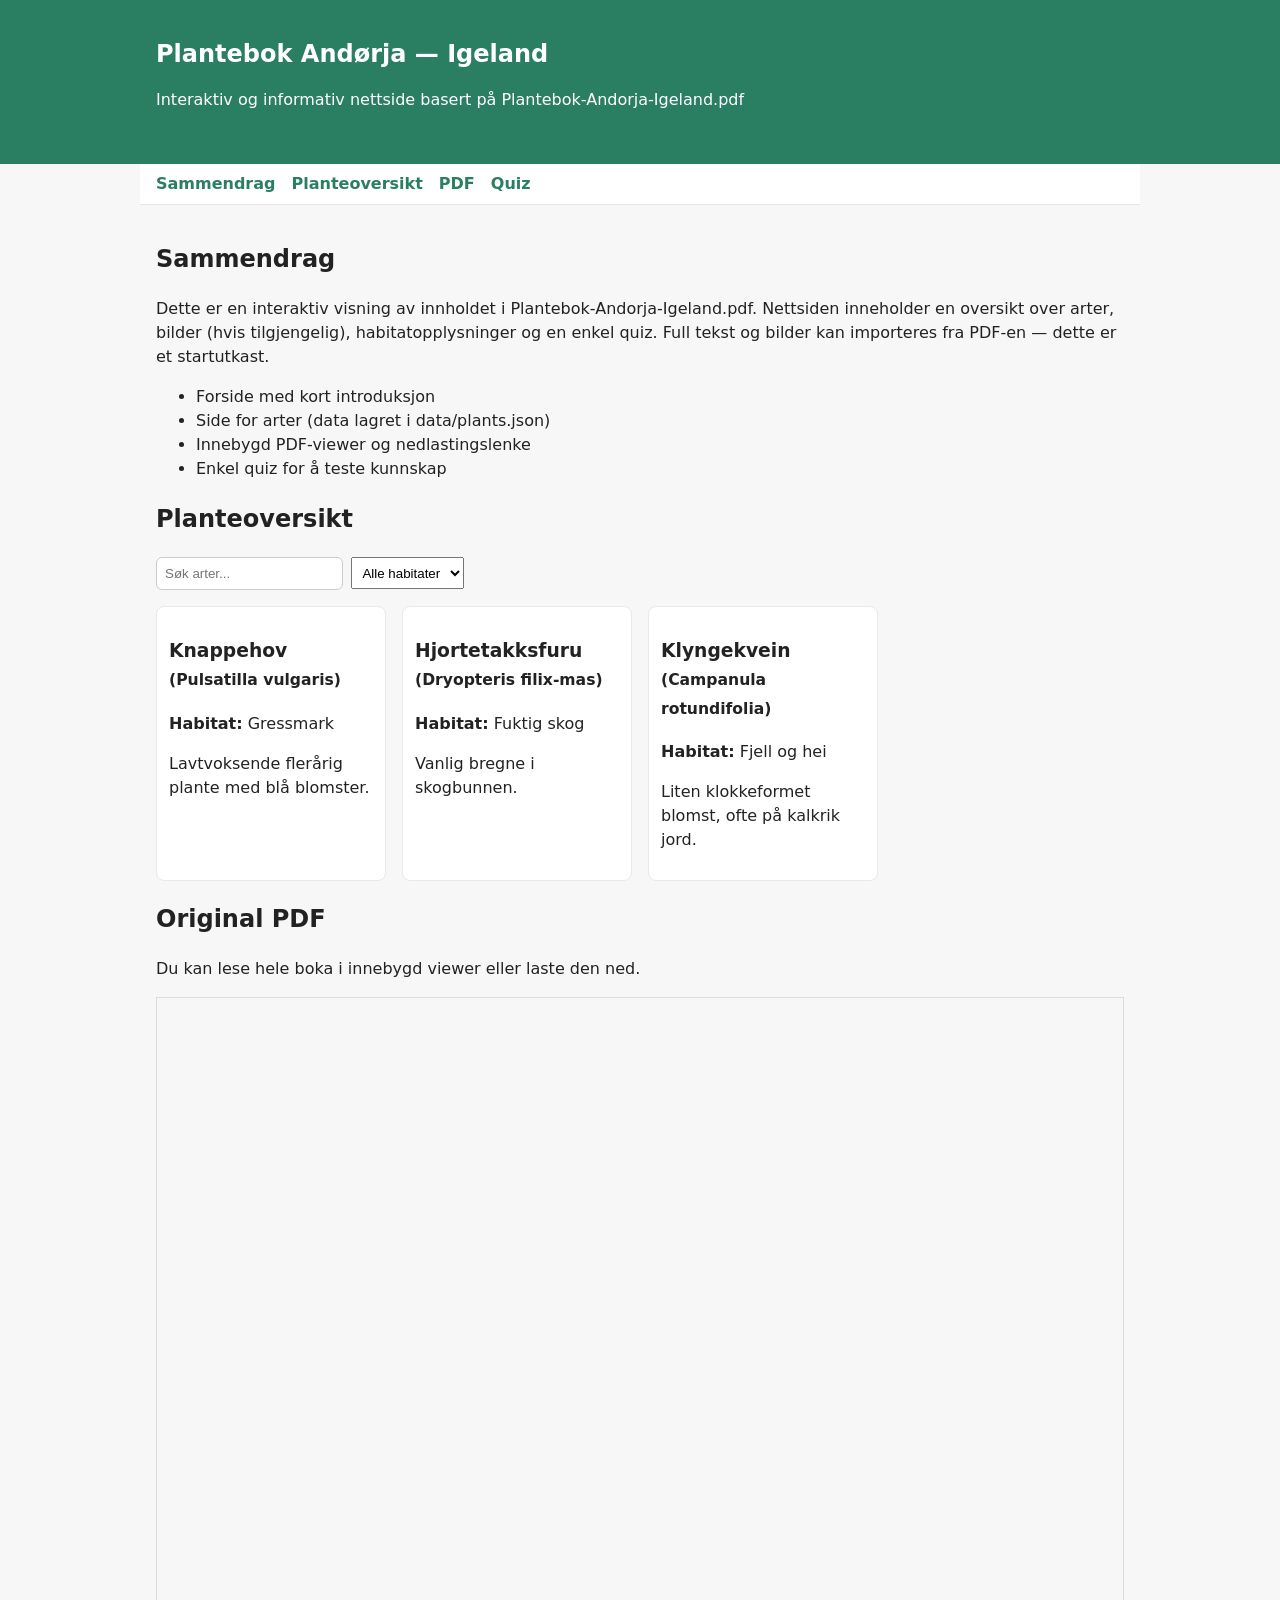
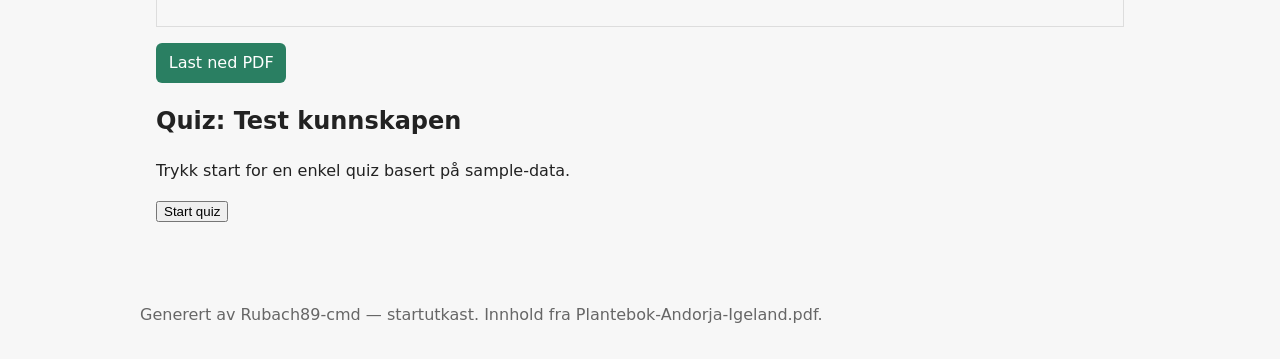
<file: plantebok-site/index.html>
<!doctype html>
<html lang="nb">
<head>
  <meta charset="utf-8" />
  <meta name="viewport" content="width=device-width,initial-scale=1" />
  <title>Plantebok Andørja - Igeland — Nettside</title>
  <link rel="stylesheet" href="./styles.css" />
</head>
<body>
  <header class="site-header">
    <div class="container">
      <h1>Plantebok Andørja — Igeland</h1>
      <p class="tagline">Interaktiv og informativ nettside basert på Plantebok-Andorja-Igeland.pdf</p>
    </div>
  </header>

  <nav class="container nav">
    <a href="#summary">Sammendrag</a>
    <a href="#plants">Planteoversikt</a>
    <a href="#pdf">PDF</a>
    <a href="#quiz">Quiz</a>
  </nav>

  <main class="container">
    <section id="summary">
      <h2>Sammendrag</h2>
      <p>Dette er en interaktiv visning av innholdet i Plantebok-Andorja-Igeland.pdf. Nettsiden inneholder en oversikt over arter, bilder (hvis tilgjengelig), habitatopplysninger og en enkel quiz. Full tekst og bilder kan importeres fra PDF-en — dette er et startutkast.</p>
      <ul>
        <li>Forside med kort introduksjon</li>
        <li>Side for arter (data lagret i data/plants.json)</li>
        <li>Innebygd PDF-viewer og nedlastingslenke</li>
        <li>Enkel quiz for å teste kunnskap</li>
      </ul>
    </section>

    <section id="plants">
      <h2>Planteoversikt</h2>
      <div class="controls">
        <input id="search" placeholder="Søk arter..." />
        <select id="filter-habitat"><option value="">Alle habitater</option></select>
      </div>
      <div id="plant-list" class="grid"></div>
    </section>

    <section id="pdf">
      <h2>Original PDF</h2>
      <p>Du kan lese hele boka i innebygd viewer eller laste den ned.</p>
      <div class="pdf-wrap">
        <iframe id="pdf-frame" src="https://raw.githubusercontent.com/rubach89-cmd/plantebok-andorja/933b348fb4924e587acbd49335526156d0095e22/Plantebok-Andorja-Igeland.pdf" frameborder="0"></iframe>
      </div>
      <p><a class="button" href="https://raw.githubusercontent.com/rubach89-cmd/plantebok-andorja/933b348fb4924e587acbd49335526156d0095e22/Plantebok-Andorja-Igeland.pdf" target="_blank" rel="noopener">Last ned PDF</a></p>
    </section>

    <section id="quiz">
      <h2>Quiz: Test kunnskapen</h2>
      <div id="quiz-area">
        <p>Trykk start for en enkel quiz basert på sample-data.</p>
        <button id="start-quiz">Start quiz</button>
        <div id="quiz-question"></div>
        <div id="quiz-answers"></div>
        <div id="quiz-result"></div>
      </div>
    </section>

  </main>

  <footer class="site-footer container">
    <p>Generert av Rubach89-cmd — startutkast. Innhold fra Plantebok-Andorja-Igeland.pdf.</p>
  </footer>

  <script src="./main.js" defer></script>
</body>
</html>
</file>
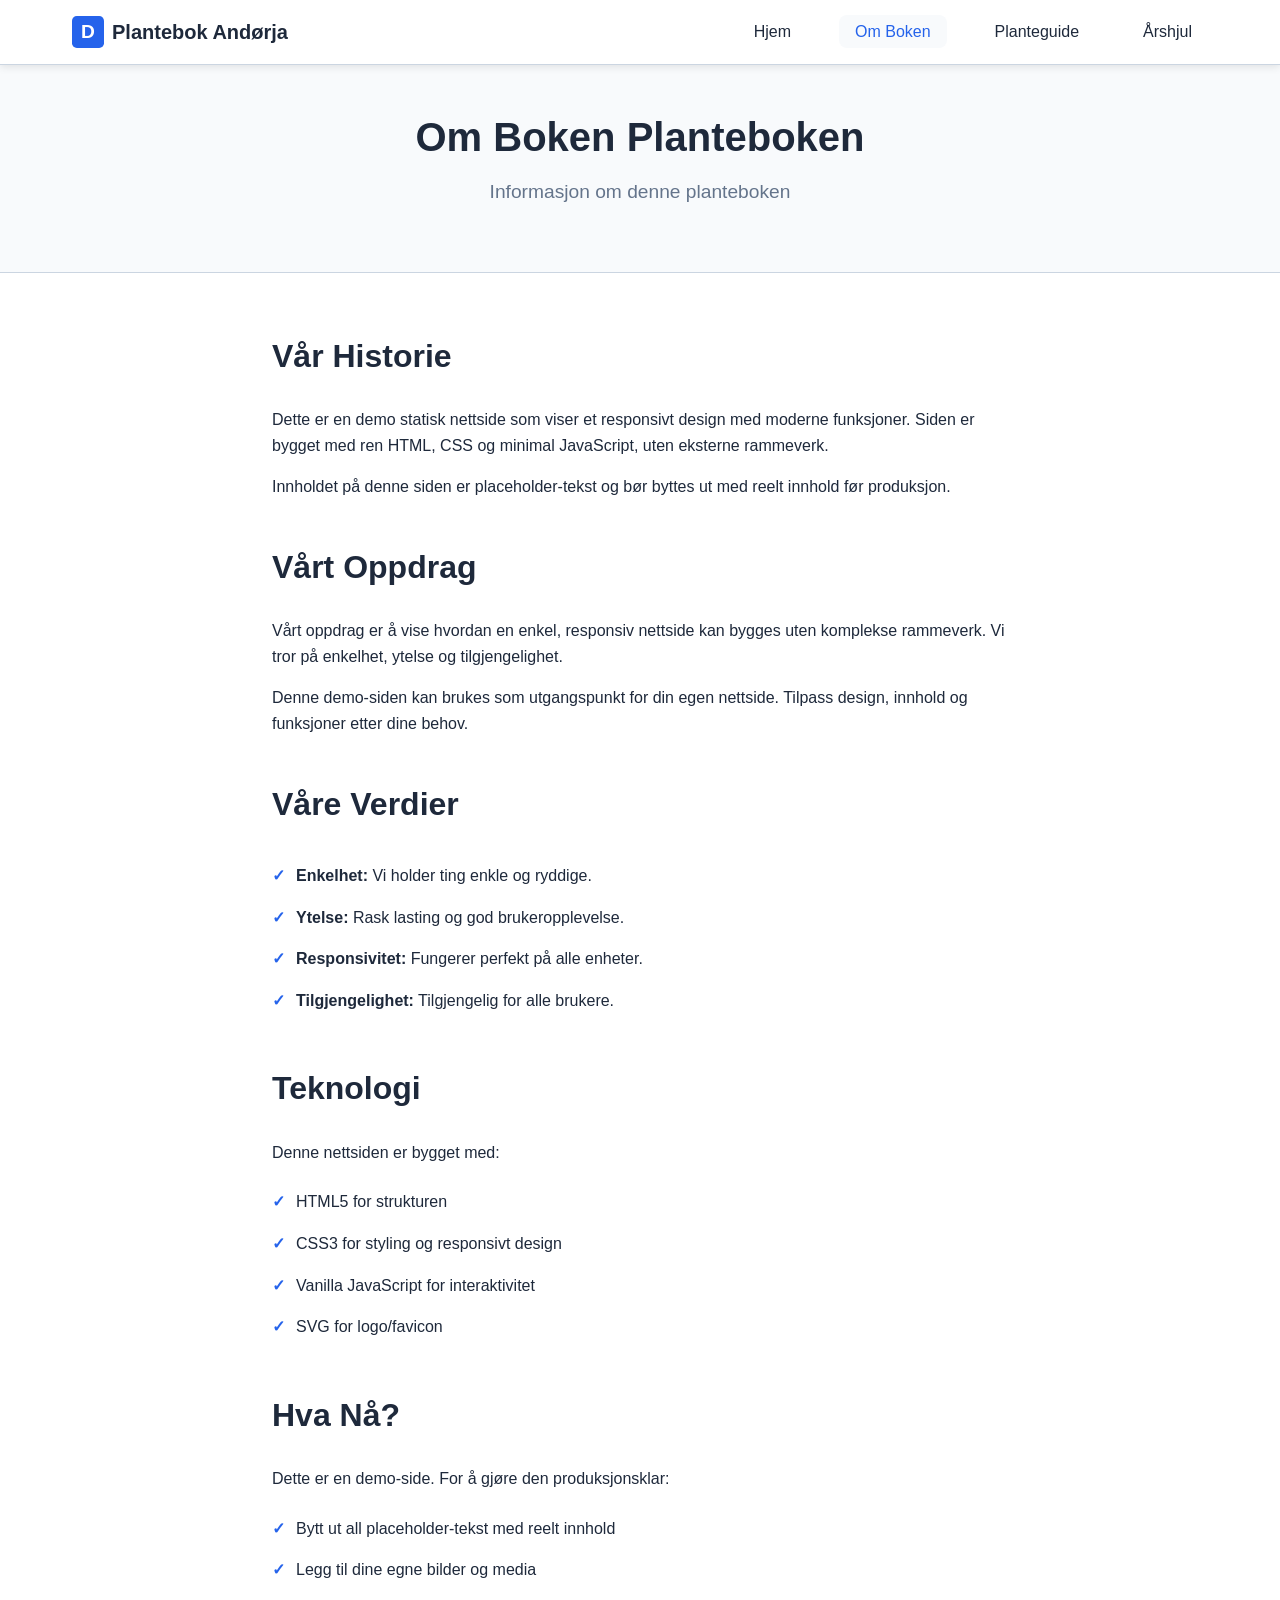
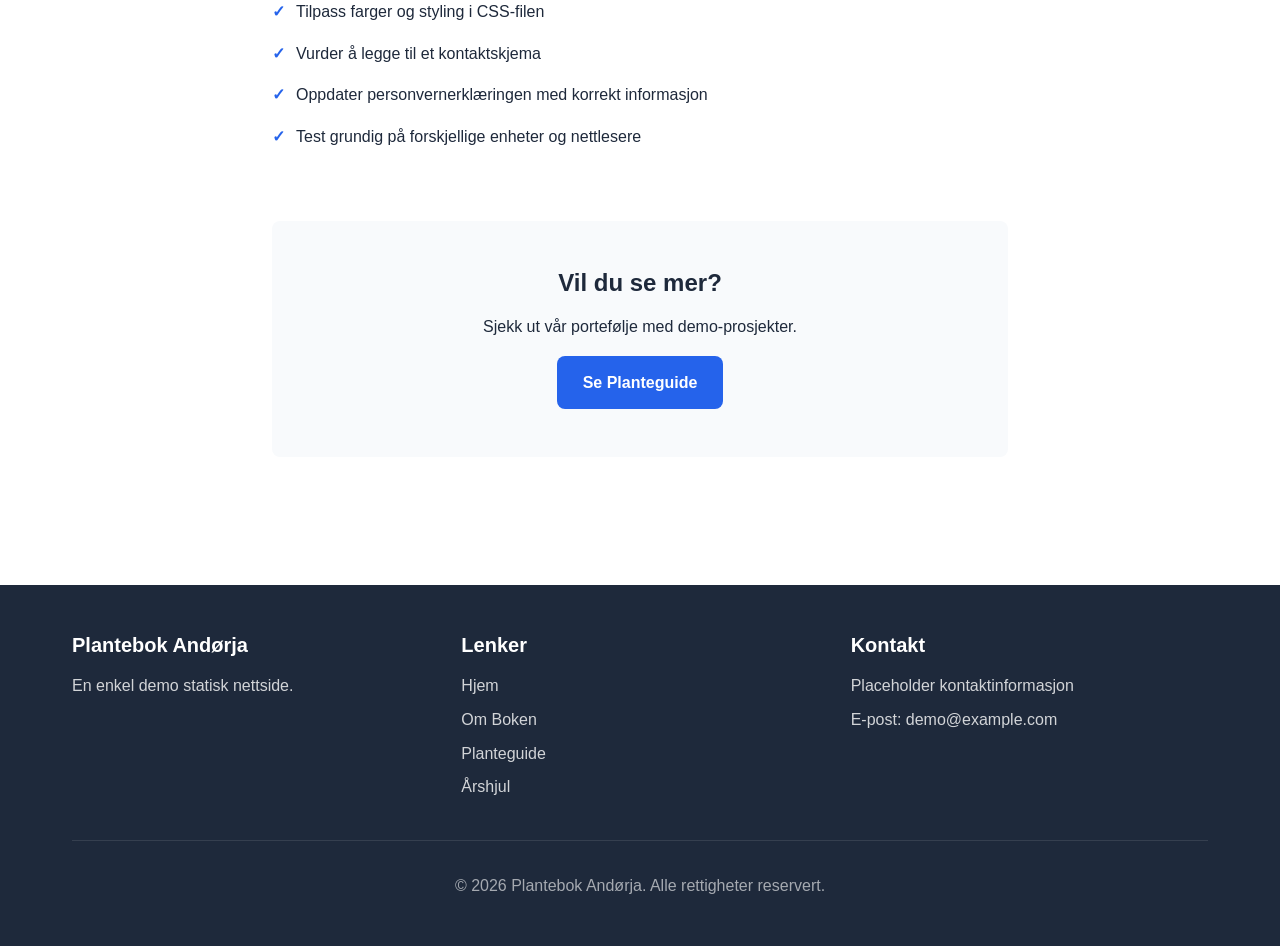
<file: about.html>
<!DOCTYPE html>
<html lang="no">
<head>
    <meta charset="UTF-8">
    <meta name="viewport" content="width=device-width, initial-scale=1.0">
    <meta name="description" content="Om Boken Planteboken - informasjon om vår demo nettside">
    <title>Om Boken Boken - Demo Nettside</title>
    <link rel="icon" type="image/svg+xml" href="assets/favicon.svg">
    <link rel="stylesheet" href="assets/styles.css">
</head>
<body>
    <header>
        <nav class="navbar">
            <div class="container nav-container">
                <a href="index.html" class="logo">
                    <img src="assets/favicon.svg" alt="Logo" class="logo-img">
                    <span>Plantebok Andørja</span>
                </a>
                <button class="nav-toggle" aria-label="Toggle navigation">
                    <span></span>
                    <span></span>
                    <span></span>
                </button>
                <ul class="nav-menu">
                    <li><a href="index.html">Hjem</a></li>
                    <li><a href="about.html" class="active">Om Boken</a></li>
                    <li><a href="portfolio.html">Planteguide</a></li>
                    <li><a href="privacy.html">Årshjul</a></li>
                </ul>
            </div>
        </nav>
    </header>

    <main>
        <section class="page-header">
            <div class="container">
                <h1>Om Boken Planteboken</h1>
                <p class="page-subtitle">Informasjon om denne planteboken</p>
            </div>
        </section>

        <section class="content-section">
            <div class="container content-container">
                <div class="content-block">
                    <h2>Vår Historie</h2>
                    <p>Dette er en demo statisk nettside som viser et responsivt design med moderne funksjoner. Siden er bygget med ren HTML, CSS og minimal JavaScript, uten eksterne rammeverk.</p>
                    <p>Innholdet på denne siden er placeholder-tekst og bør byttes ut med reelt innhold før produksjon.</p>
                </div>

                <div class="content-block">
                    <h2>Vårt Oppdrag</h2>
                    <p>Vårt oppdrag er å vise hvordan en enkel, responsiv nettside kan bygges uten komplekse rammeverk. Vi tror på enkelhet, ytelse og tilgjengelighet.</p>
                    <p>Denne demo-siden kan brukes som utgangspunkt for din egen nettside. Tilpass design, innhold og funksjoner etter dine behov.</p>
                </div>

                <div class="content-block">
                    <h2>Våre Verdier</h2>
                    <ul class="styled-list">
                        <li><strong>Enkelhet:</strong> Vi holder ting enkle og ryddige.</li>
                        <li><strong>Ytelse:</strong> Rask lasting og god brukeropplevelse.</li>
                        <li><strong>Responsivitet:</strong> Fungerer perfekt på alle enheter.</li>
                        <li><strong>Tilgjengelighet:</strong> Tilgjengelig for alle brukere.</li>
                    </ul>
                </div>

                <div class="content-block">
                    <h2>Teknologi</h2>
                    <p>Denne nettsiden er bygget med:</p>
                    <ul class="styled-list">
                        <li>HTML5 for strukturen</li>
                        <li>CSS3 for styling og responsivt design</li>
                        <li>Vanilla JavaScript for interaktivitet</li>
                        <li>SVG for logo/favicon</li>
                    </ul>
                </div>

                <div class="content-block">
                    <h2>Hva Nå?</h2>
                    <p>Dette er en demo-side. For å gjøre den produksjonsklar:</p>
                    <ul class="styled-list">
                        <li>Bytt ut all placeholder-tekst med reelt innhold</li>
                        <li>Legg til dine egne bilder og media</li>
                        <li>Tilpass farger og styling i CSS-filen</li>
                        <li>Vurder å legge til et kontaktskjema</li>
                        <li>Oppdater personvernerklæringen med korrekt informasjon</li>
                        <li>Test grundig på forskjellige enheter og nettlesere</li>
                    </ul>
                </div>

                <div class="cta-section">
                    <h3>Vil du se mer?</h3>
                    <p>Sjekk ut vår portefølje med demo-prosjekter.</p>
                    <a href="portfolio.html" class="btn btn-primary">Se Planteguide</a>
                </div>
            </div>
        </section>
    </main>

    <footer>
        <div class="container">
            <div class="footer-content">
                <div class="footer-section">
                    <h4>Plantebok Andørja</h4>
                    <p>En enkel demo statisk nettside.</p>
                </div>
                <div class="footer-section">
                    <h4>Lenker</h4>
                    <ul class="footer-links">
                        <li><a href="index.html">Hjem</a></li>
                        <li><a href="about.html">Om Boken</a></li>
                        <li><a href="portfolio.html">Planteguide</a></li>
                        <li><a href="privacy.html">Årshjul</a></li>
                    </ul>
                </div>
                <div class="footer-section">
                    <h4>Kontakt</h4>
                    <p>Placeholder kontaktinformasjon</p>
                    <p>E-post: demo@example.com</p>
                </div>
            </div>
            <div class="footer-bottom">
                <p>&copy; <span id="current-year"></span> Plantebok Andørja. Alle rettigheter reservert.</p>
            </div>
        </div>
    </footer>

    <script>
        // Navigation toggle for mobile
        const navToggle = document.querySelector('.nav-toggle');
        const navMenu = document.querySelector('.nav-menu');

        navToggle.addEventListener('click', () => {
            navMenu.classList.toggle('active');
            navToggle.classList.toggle('active');
        });

        // Close menu when clicking outside
        document.addEventListener('click', (e) => {
            if (!e.target.closest('.navbar')) {
                navMenu.classList.remove('active');
                navToggle.classList.remove('active');
            }
        });

        // Update copyright year dynamically
        document.getElementById('current-year').textContent = new Date().getFullYear();
    </script>
</body>
</html>
</file>
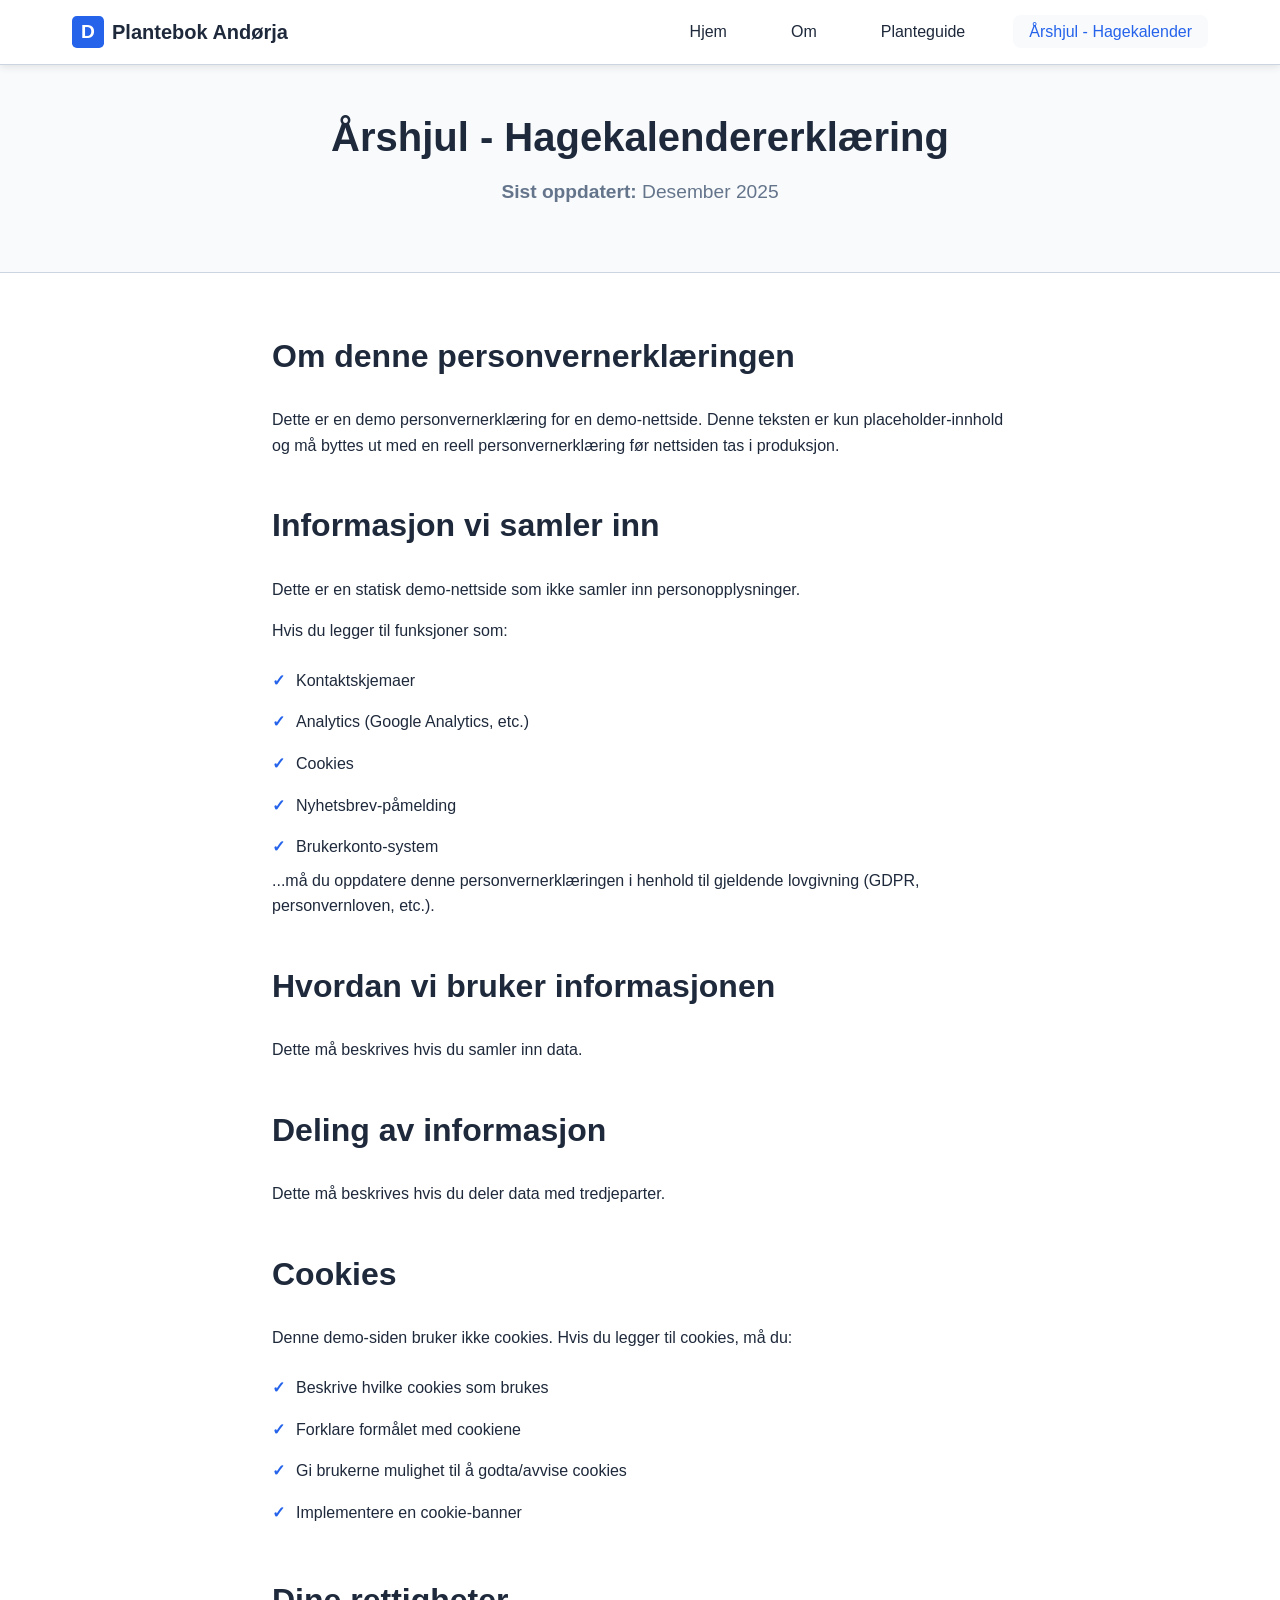
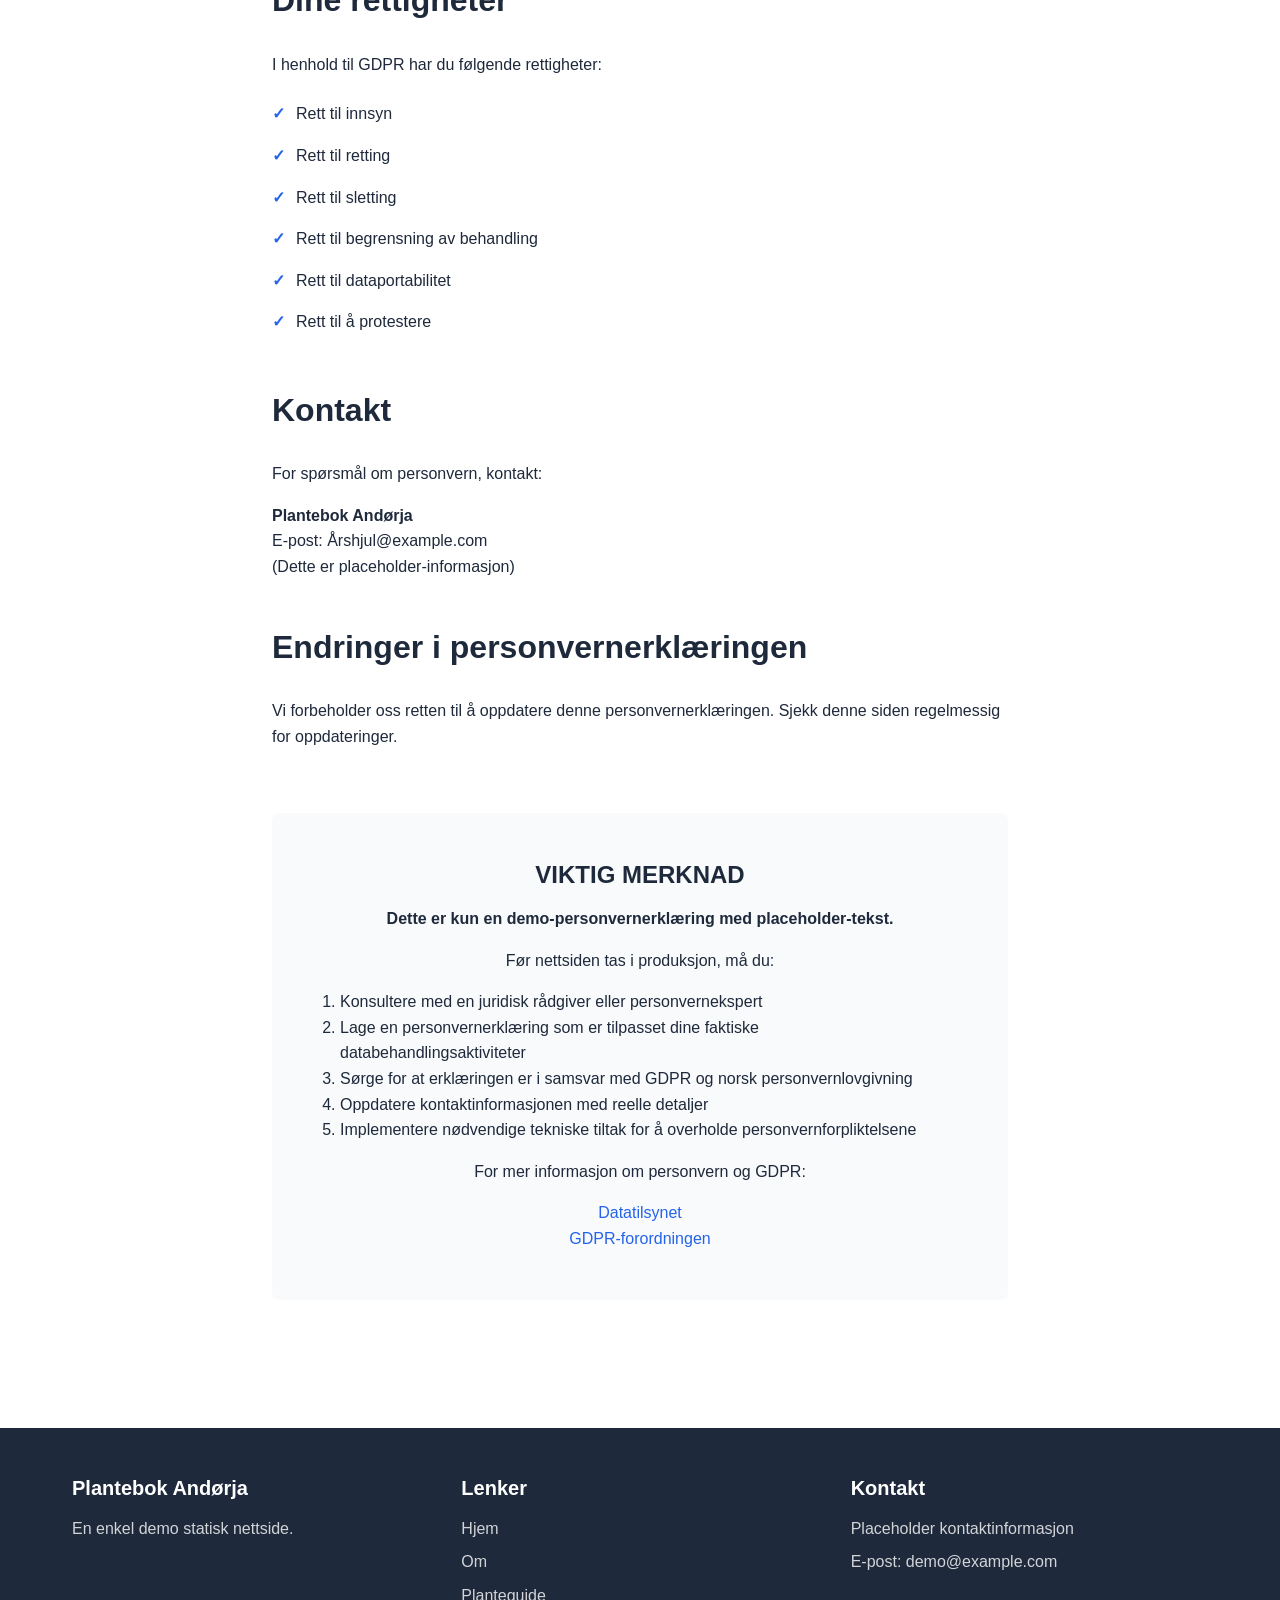
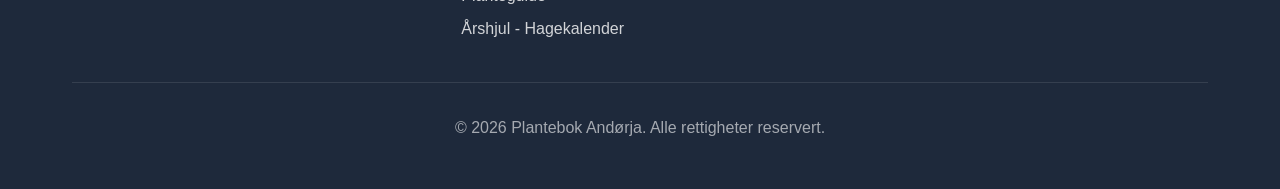
<file: privacy.html>
<!DOCTYPE html>
<html lang="no">
<head>
    <meta charset="UTF-8">
    <meta name="viewport" content="width=device-width, initial-scale=1.0">
    <meta name="description" content="Årshjul - Hagekalendererklæring - Plantebok Andørja">
    <title>Årshjul - Hagekalendererklæring - Demo Nettside</title>
    <link rel="icon" type="image/svg+xml" href="assets/favicon.svg">
    <link rel="stylesheet" href="assets/styles.css">
</head>
<body>
    <header>
        <nav class="navbar">
            <div class="container nav-container">
                <a href="index.html" class="logo">
                    <img src="assets/favicon.svg" alt="Logo" class="logo-img">
                    <span>Plantebok Andørja</span>
                </a>
                <button class="nav-toggle" aria-label="Toggle navigation">
                    <span></span>
                    <span></span>
                    <span></span>
                </button>
                <ul class="nav-menu">
                    <li><a href="index.html">Hjem</a></li>
                    <li><a href="about.html">Om</a></li>
                    <li><a href="portfolio.html">Planteguide</a></li>
                    <li><a href="Årshjul.html" class="active">Årshjul - Hagekalender</a></li>
                </ul>
            </div>
        </nav>
    </header>

    <main>
        <section class="page-header">
            <div class="container">
                <h1>Årshjul - Hagekalendererklæring</h1>
                <p class="page-subtitle"><strong>Sist oppdatert:</strong> Desember 2025</p>
            </div>
        </section>

        <section class="content-section">
            <div class="container content-container">
                <div class="content-block">
                    <h2>Om denne personvernerklæringen</h2>
                    <p>Dette er en demo personvernerklæring for en demo-nettside. Denne teksten er kun placeholder-innhold og må byttes ut med en reell personvernerklæring før nettsiden tas i produksjon.</p>
                </div>

                <div class="content-block">
                    <h2>Informasjon vi samler inn</h2>
                    <p>Dette er en statisk demo-nettside som ikke samler inn personopplysninger.</p>
                    <p>Hvis du legger til funksjoner som:</p>
                    <ul class="styled-list">
                        <li>Kontaktskjemaer</li>
                        <li>Analytics (Google Analytics, etc.)</li>
                        <li>Cookies</li>
                        <li>Nyhetsbrev-påmelding</li>
                        <li>Brukerkonto-system</li>
                    </ul>
                    <p>...må du oppdatere denne personvernerklæringen i henhold til gjeldende lovgivning (GDPR, personvernloven, etc.).</p>
                </div>

                <div class="content-block">
                    <h2>Hvordan vi bruker informasjonen</h2>
                    <p>Dette må beskrives hvis du samler inn data.</p>
                </div>

                <div class="content-block">
                    <h2>Deling av informasjon</h2>
                    <p>Dette må beskrives hvis du deler data med tredjeparter.</p>
                </div>

                <div class="content-block">
                    <h2>Cookies</h2>
                    <p>Denne demo-siden bruker ikke cookies. Hvis du legger til cookies, må du:</p>
                    <ul class="styled-list">
                        <li>Beskrive hvilke cookies som brukes</li>
                        <li>Forklare formålet med cookiene</li>
                        <li>Gi brukerne mulighet til å godta/avvise cookies</li>
                        <li>Implementere en cookie-banner</li>
                    </ul>
                </div>

                <div class="content-block">
                    <h2>Dine rettigheter</h2>
                    <p>I henhold til GDPR har du følgende rettigheter:</p>
                    <ul class="styled-list">
                        <li>Rett til innsyn</li>
                        <li>Rett til retting</li>
                        <li>Rett til sletting</li>
                        <li>Rett til begrensning av behandling</li>
                        <li>Rett til dataportabilitet</li>
                        <li>Rett til å protestere</li>
                    </ul>
                </div>

                <div class="content-block">
                    <h2>Kontakt</h2>
                    <p>For spørsmål om personvern, kontakt:</p>
                    <p><strong>Plantebok Andørja</strong><br>
                    E-post: Årshjul@example.com<br>
                    (Dette er placeholder-informasjon)</p>
                </div>

                <div class="content-block">
                    <h2>Endringer i personvernerklæringen</h2>
                    <p>Vi forbeholder oss retten til å oppdatere denne personvernerklæringen. Sjekk denne siden regelmessig for oppdateringer.</p>
                </div>

                <div class="cta-section">
                    <h3>VIKTIG MERKNAD</h3>
                    <p><strong>Dette er kun en demo-personvernerklæring med placeholder-tekst.</strong></p>
                    <p>Før nettsiden tas i produksjon, må du:</p>
                    <ol style="text-align: left; max-width: 600px; margin: 1rem auto;">
                        <li>Konsultere med en juridisk rådgiver eller personvernekspert</li>
                        <li>Lage en personvernerklæring som er tilpasset dine faktiske databehandlingsaktiviteter</li>
                        <li>Sørge for at erklæringen er i samsvar med GDPR og norsk personvernlovgivning</li>
                        <li>Oppdatere kontaktinformasjonen med reelle detaljer</li>
                        <li>Implementere nødvendige tekniske tiltak for å overholde personvernforpliktelsene</li>
                    </ol>
                    <p>For mer informasjon om personvern og GDPR:</p>
                    <ul style="list-style: none; padding: 0; margin-top: 1rem;">
                        <li><a href="https://www.datatilsynet.no/" target="_blank" rel="noopener noreferrer">Datatilsynet</a></li>
                        <li><a href="https://lovdata.no/dokument/NL/lov/2018-06-15-38" target="_blank" rel="noopener noreferrer">GDPR-forordningen</a></li>
                    </ul>
                </div>
            </div>
        </section>
    </main>

    <footer>
        <div class="container">
            <div class="footer-content">
                <div class="footer-section">
                    <h4>Plantebok Andørja</h4>
                    <p>En enkel demo statisk nettside.</p>
                </div>
                <div class="footer-section">
                    <h4>Lenker</h4>
                    <ul class="footer-links">
                        <li><a href="index.html">Hjem</a></li>
                        <li><a href="about.html">Om</a></li>
                        <li><a href="portfolio.html">Planteguide</a></li>
                        <li><a href="Årshjul.html">Årshjul - Hagekalender</a></li>
                    </ul>
                </div>
                <div class="footer-section">
                    <h4>Kontakt</h4>
                    <p>Placeholder kontaktinformasjon</p>
                    <p>E-post: demo@example.com</p>
                </div>
            </div>
            <div class="footer-bottom">
                <p>&copy; <span id="current-year"></span> Plantebok Andørja. Alle rettigheter reservert.</p>
            </div>
        </div>
    </footer>

    <script>
        // Navigation toggle for mobile
        const navToggle = document.querySelector('.nav-toggle');
        const navMenu = document.querySelector('.nav-menu');

        navToggle.addEventListener('click', () => {
            navMenu.classList.toggle('active');
            navToggle.classList.toggle('active');
        });

        // Close menu when clicking outside
        document.addEventListener('click', (e) => {
            if (!e.target.closest('.navbar')) {
                navMenu.classList.remove('active');
                navToggle.classList.remove('active');
            }
        });

        // Update copyright year dynamically
        document.getElementById('current-year').textContent = new Date().getFullYear();
    </script>
</body>
</html>
</file>
<file: plantebok-site/styles.css>
/* Enkel, responsiv stil */
:root{--max-width:1000px;--accent:#2a7f62}
*{box-sizing:border-box}
body{font-family:system-ui,-apple-system,Segoe UI,Roboto,'Helvetica Neue',Arial;line-height:1.5;color:#222;margin:0;background:#f7f7f7}
.container{max-width:var(--max-width);margin:0 auto;padding:1rem}
.site-header{background:var(--accent);color:#fff;padding:1.25rem 0}
.site-header h1{margin:0;font-size:1.5rem}
.nav{display:flex;gap:1rem;padding:0.5rem 1rem;background:#fff;border-bottom:1px solid #e5e5e5}
.nav a{color:var(--accent);text-decoration:none;font-weight:600}
.main{padding:1rem}
.grid{display:grid;grid-template-columns:repeat(auto-fill,minmax(220px,1fr));gap:1rem;margin-top:1rem}
.card{background:#fff;padding:0.75rem;border-radius:8px;border:1px solid #e9e9e9}
.pdf-wrap{height:70vh;border:1px solid #ddd}
.pdf-wrap iframe{width:100%;height:100%}
.controls{display:flex;gap:0.5rem;align-items:center}
input{padding:0.5rem;border-radius:6px;border:1px solid #ccc}
select{padding:0.4rem}
.button{display:inline-block;padding:0.5rem 0.8rem;background:var(--accent);color:#fff;border-radius:6px;text-decoration:none}
.site-footer{padding:1rem 0;margin-top:2rem;color:#666}
@media (max-width:600px){.nav{flex-wrap:wrap}}
</file>
<file: assets/styles.css>
/* ========================================
   Global Styles & CSS Variables
   ======================================== */

:root {
    --primary-color: #2563eb;
    --primary-dark: #1e40af;
    --secondary-color: #64748b;
    --text-color: #1e293b;
    --text-light: #64748b;
    --bg-color: #ffffff;
    --bg-light: #f8fafc;
    --bg-gray: #e2e8f0;
    --border-color: #cbd5e1;
    --success-color: #10b981;
    --warning-color: #f59e0b;
    --danger-color: #ef4444;
    
    --gradient-primary: #667eea;
    --gradient-secondary: #764ba2;
    
    --max-width: 1200px;
    --spacing-xs: 0.5rem;
    --spacing-sm: 1rem;
    --spacing-md: 2rem;
    --spacing-lg: 3rem;
    --spacing-xl: 4rem;
    
    --border-radius: 8px;
    --box-shadow: 0 2px 8px rgba(0, 0, 0, 0.1);
    --box-shadow-lg: 0 4px 16px rgba(0, 0, 0, 0.15);
    
    --transition: all 0.3s ease;
}

/* ========================================
   Reset & Base Styles
   ======================================== */

* {
    margin: 0;
    padding: 0;
    box-sizing: border-box;
}

html {
    font-size: 16px;
    scroll-behavior: smooth;
}

body {
    font-family: -apple-system, BlinkMacSystemFont, 'Segoe UI', Roboto, 'Helvetica Neue', Arial, sans-serif;
    line-height: 1.6;
    color: var(--text-color);
    background-color: var(--bg-color);
}

img {
    max-width: 100%;
    height: auto;
    display: block;
}

a {
    color: var(--primary-color);
    text-decoration: none;
    transition: var(--transition);
}

a:hover {
    color: var(--primary-dark);
}

/* ========================================
   Typography
   ======================================== */

h1, h2, h3, h4, h5, h6 {
    font-weight: 700;
    line-height: 1.2;
    margin-bottom: 1rem;
}

h1 {
    font-size: 2.5rem;
}

h2 {
    font-size: 2rem;
}

h3 {
    font-size: 1.5rem;
}

h4 {
    font-size: 1.25rem;
}

p {
    margin-bottom: 1rem;
}

/* ========================================
   Layout
   ======================================== */

.container {
    max-width: var(--max-width);
    margin: 0 auto;
    padding: 0 var(--spacing-md);
}

.content-container {
    max-width: 800px;
}

/* ========================================
   Navigation
   ======================================== */

.navbar {
    background-color: var(--bg-color);
    border-bottom: 1px solid var(--border-color);
    padding: var(--spacing-sm) 0;
    position: sticky;
    top: 0;
    z-index: 1000;
    box-shadow: var(--box-shadow);
}

.nav-container {
    display: flex;
    justify-content: space-between;
    align-items: center;
}

.logo {
    display: flex;
    align-items: center;
    gap: 0.5rem;
    font-size: 1.25rem;
    font-weight: 700;
    color: var(--text-color);
}

.logo:hover {
    color: var(--primary-color);
}

.logo-img {
    width: 32px;
    height: 32px;
}

.nav-menu {
    display: flex;
    list-style: none;
    gap: var(--spacing-md);
    align-items: center;
}

.nav-menu a {
    color: var(--text-color);
    font-weight: 500;
    padding: 0.5rem var(--spacing-sm);
    border-radius: var(--border-radius);
    transition: var(--transition);
}

.nav-menu a:hover,
.nav-menu a.active {
    background-color: var(--bg-light);
    color: var(--primary-color);
}

.nav-toggle {
    display: none;
    flex-direction: column;
    gap: 4px;
    background: none;
    border: none;
    cursor: pointer;
    padding: 0.5rem;
}

.nav-toggle span {
    width: 25px;
    height: 3px;
    background-color: var(--text-color);
    border-radius: 2px;
    transition: var(--transition);
}

/* ========================================
   Hero Section
   ======================================== */

.hero {
    background: linear-gradient(135deg, var(--primary-color) 0%, var(--primary-dark) 100%);
    color: white;
    padding: var(--spacing-xl) 0;
    text-align: center;
}

.hero-with-bg {
    background-image: url('../images/hero-417173.jpg');
    background-size: cover;
    background-position: center;
    background-repeat: no-repeat;
    position: relative;
}

.hero-with-bg::before {
    content: '';
    position: absolute;
    top: 0;
    left: 0;
    right: 0;
    bottom: 0;
    background: linear-gradient(135deg, rgba(37, 99, 235, 0.85) 0%, rgba(30, 64, 175, 0.85) 100%);
}

.hero-with-bg .container {
    position: relative;
    z-index: 1;
}

.hero h1 {
    font-size: 3rem;
    margin-bottom: var(--spacing-sm);
    text-shadow: 2px 2px 4px rgba(0, 0, 0, 0.3);
}

.hero-subtitle {
    font-size: 1.5rem;
    margin-bottom: var(--spacing-sm);
    opacity: 0.95;
    text-shadow: 1px 1px 3px rgba(0, 0, 0, 0.3);
}

.hero-description {
    font-size: 1.1rem;
    margin-bottom: var(--spacing-md);
    opacity: 0.9;
    max-width: 700px;
    margin-left: auto;
    margin-right: auto;
    text-shadow: 1px 1px 3px rgba(0, 0, 0, 0.3);
}

.hero-buttons {
    display: flex;
    gap: var(--spacing-sm);
    justify-content: center;
    flex-wrap: wrap;
}

/* ========================================
   Buttons
   ======================================== */

.btn {
    display: inline-block;
    padding: 0.75rem 1.5rem;
    border-radius: var(--border-radius);
    font-weight: 600;
    text-align: center;
    cursor: pointer;
    transition: var(--transition);
    border: 2px solid transparent;
}

.btn-primary {
    background-color: var(--primary-color);
    color: white;
}

.btn-primary:hover {
    background-color: var(--primary-dark);
    transform: translateY(-2px);
    box-shadow: var(--box-shadow-lg);
}

.btn-secondary {
    background-color: white;
    color: var(--primary-color);
    border-color: white;
}

.btn-secondary:hover {
    background-color: transparent;
    color: white;
    transform: translateY(-2px);
}

/* ========================================
   Sections
   ======================================== */

.features,
.portfolio-preview,
.content-section,
.portfolio-section {
    padding: var(--spacing-xl) 0;
}

.features {
    background-color: var(--bg-light);
}

.page-header {
    background-color: var(--bg-light);
    padding: var(--spacing-lg) 0;
    text-align: center;
    border-bottom: 1px solid var(--border-color);
}

.page-subtitle {
    font-size: 1.2rem;
    color: var(--text-light);
}

.section-subtitle {
    text-align: center;
    color: var(--text-light);
    margin-bottom: var(--spacing-lg);
}

h2 {
    text-align: center;
    margin-bottom: var(--spacing-md);
}

/* ========================================
   Feature Cards
   ======================================== */

.features-grid {
    display: grid;
    grid-template-columns: repeat(auto-fit, minmax(250px, 1fr));
    gap: var(--spacing-md);
    margin-top: var(--spacing-lg);
}

.feature-card {
    background-color: white;
    padding: var(--spacing-md);
    border-radius: var(--border-radius);
    box-shadow: var(--box-shadow);
    transition: var(--transition);
    text-align: center;
}

.feature-card:hover {
    transform: translateY(-5px);
    box-shadow: var(--box-shadow-lg);
}

.feature-icon {
    font-size: 3rem;
    margin-bottom: var(--spacing-sm);
}

.feature-card h3 {
    margin-bottom: var(--spacing-sm);
}

.feature-card p {
    color: var(--text-light);
    margin-bottom: 0;
}

/* ========================================
   Portfolio Grid
   ======================================== */

.portfolio-grid {
    display: grid;
    grid-template-columns: repeat(auto-fit, minmax(300px, 1fr));
    gap: var(--spacing-md);
    margin-bottom: var(--spacing-lg);
}

.portfolio-item {
    background-color: white;
    border-radius: var(--border-radius);
    overflow: hidden;
    box-shadow: var(--box-shadow);
    transition: var(--transition);
}

.portfolio-item:hover {
    transform: translateY(-5px);
    box-shadow: var(--box-shadow-lg);
}

.portfolio-image {
    width: 100%;
    height: 200px;
    overflow: hidden;
    background-color: var(--bg-gray);
}

.portfolio-thumb {
    width: 100%;
    height: 100%;
    object-fit: cover;
    transition: var(--transition);
}

.portfolio-item:hover .portfolio-thumb {
    transform: scale(1.05);
}

.placeholder-image {
    width: 100%;
    height: 100%;
    display: flex;
    align-items: center;
    justify-content: center;
    font-size: 1.5rem;
    font-weight: 600;
    color: var(--text-light);
    background: linear-gradient(135deg, var(--gradient-primary) 0%, var(--gradient-secondary) 100%);
    color: white;
}

.portfolio-content {
    padding: var(--spacing-md);
}

.portfolio-item h3 {
    margin-bottom: var(--spacing-xs);
}

.portfolio-category {
    color: var(--primary-color);
    font-size: 0.9rem;
    font-weight: 600;
    margin-bottom: var(--spacing-sm);
}

.portfolio-tags {
    display: flex;
    flex-wrap: wrap;
    gap: 0.5rem;
    margin-top: var(--spacing-sm);
}

.tag {
    background-color: var(--bg-light);
    color: var(--text-color);
    padding: 0.25rem 0.75rem;
    border-radius: 20px;
    font-size: 0.85rem;
    font-weight: 500;
}

/* ========================================
   Content Blocks
   ======================================== */

.content-block {
    margin-bottom: var(--spacing-lg);
}

.content-block h2 {
    text-align: left;
}

.styled-list {
    list-style: none;
    padding-left: 0;
}

.styled-list li {
    padding: 0.5rem 0;
    padding-left: 1.5rem;
    position: relative;
}

.styled-list li:before {
    content: "✓";
    position: absolute;
    left: 0;
    color: var(--primary-color);
    font-weight: bold;
}

.cta-section {
    background-color: var(--bg-light);
    padding: var(--spacing-lg);
    border-radius: var(--border-radius);
    text-align: center;
    margin-top: var(--spacing-xl);
}

.text-center {
    text-align: center;
    margin-top: var(--spacing-lg);
}

/* ========================================
   Footer
   ======================================== */

footer {
    background-color: var(--text-color);
    color: white;
    padding: var(--spacing-lg) 0 var(--spacing-md);
    margin-top: var(--spacing-xl);
}

.footer-content {
    display: grid;
    grid-template-columns: repeat(auto-fit, minmax(250px, 1fr));
    gap: var(--spacing-md);
    margin-bottom: var(--spacing-md);
}

.footer-section h4 {
    margin-bottom: var(--spacing-sm);
    color: white;
}

.footer-section p {
    color: rgba(255, 255, 255, 0.8);
    margin-bottom: 0.5rem;
}

.footer-links {
    list-style: none;
}

.footer-links li {
    margin-bottom: 0.5rem;
}

.footer-links a {
    color: rgba(255, 255, 255, 0.8);
    transition: var(--transition);
}

.footer-links a:hover {
    color: white;
    padding-left: 5px;
}

.footer-bottom {
    text-align: center;
    padding-top: var(--spacing-md);
    border-top: 1px solid rgba(255, 255, 255, 0.1);
    color: rgba(255, 255, 255, 0.6);
}

/* ========================================
   Responsive Design
   ======================================== */

@media (max-width: 768px) {
    html {
        font-size: 14px;
    }
    
    .nav-toggle {
        display: flex;
    }
    
    .nav-menu {
        position: absolute;
        top: 100%;
        left: 0;
        right: 0;
        background-color: var(--bg-color);
        flex-direction: column;
        align-items: stretch;
        gap: 0;
        padding: var(--spacing-sm);
        box-shadow: var(--box-shadow);
        max-height: 0;
        overflow: hidden;
        transition: max-height 0.3s ease;
    }
    
    .nav-menu.active {
        max-height: 400px;
    }
    
    .nav-menu li {
        width: 100%;
    }
    
    .nav-menu a {
        display: block;
        padding: var(--spacing-sm);
    }
    
    .hero h1 {
        font-size: 2rem;
    }
    
    .hero-subtitle {
        font-size: 1.2rem;
    }
    
    .hero-buttons {
        flex-direction: column;
        align-items: center;
    }
    
    .hero-buttons .btn {
        width: 100%;
        max-width: 300px;
    }
    
    .features-grid,
    .portfolio-grid {
        grid-template-columns: 1fr;
    }
    
    .footer-content {
        grid-template-columns: 1fr;
    }
}

@media (max-width: 480px) {
    .container {
        padding: 0 var(--spacing-sm);
    }
    
    h1 {
        font-size: 1.75rem;
    }
    
    h2 {
        font-size: 1.5rem;
    }
    
    .hero {
        padding: var(--spacing-md) 0;
    }
    
    .features,
    .portfolio-preview,
    .content-section,
    .portfolio-section {
        padding: var(--spacing-md) 0;
    }
}

/* ========================================
   Print Styles
   ======================================== */

@media print {
    .navbar,
    .nav-toggle,
    footer,
    .btn {
        display: none;
    }
    
    body {
        color: black;
    }
    
    .hero {
        background: none;
        color: black;
    }
}

/* ========================================
   Learning Cards
   ======================================== */

.learning-cards {
    display: grid;
    grid-template-columns: repeat(auto-fit, minmax(350px, 1fr));
    gap: var(--spacing-md);
    margin-top: var(--spacing-lg);
}

.learning-card {
    background-color: white;
    padding: var(--spacing-md);
    border-radius: var(--border-radius);
    box-shadow: var(--box-shadow);
}

.learning-card h3 {
    margin-bottom: var(--spacing-sm);
    color: var(--primary-color);
}

.chapter-list {
    list-style: none;
    padding-left: 0;
    margin: var(--spacing-sm) 0;
}

.chapter-list li {
    padding: 0.5rem 0;
    border-bottom: 1px solid var(--bg-light);
}

.chapter-list li:last-child {
    border-bottom: none;
}

/* ========================================
   Tips Grid
   ======================================== */

.tips-grid {
    display: grid;
    grid-template-columns: repeat(auto-fit, minmax(250px, 1fr));
    gap: var(--spacing-md);
}

.tip-card {
    background-color: var(--bg-light);
    padding: var(--spacing-md);
    border-radius: var(--border-radius);
    border-left: 4px solid var(--primary-color);
}

.tip-card h4 {
    margin-bottom: var(--spacing-sm);
}
</file>
